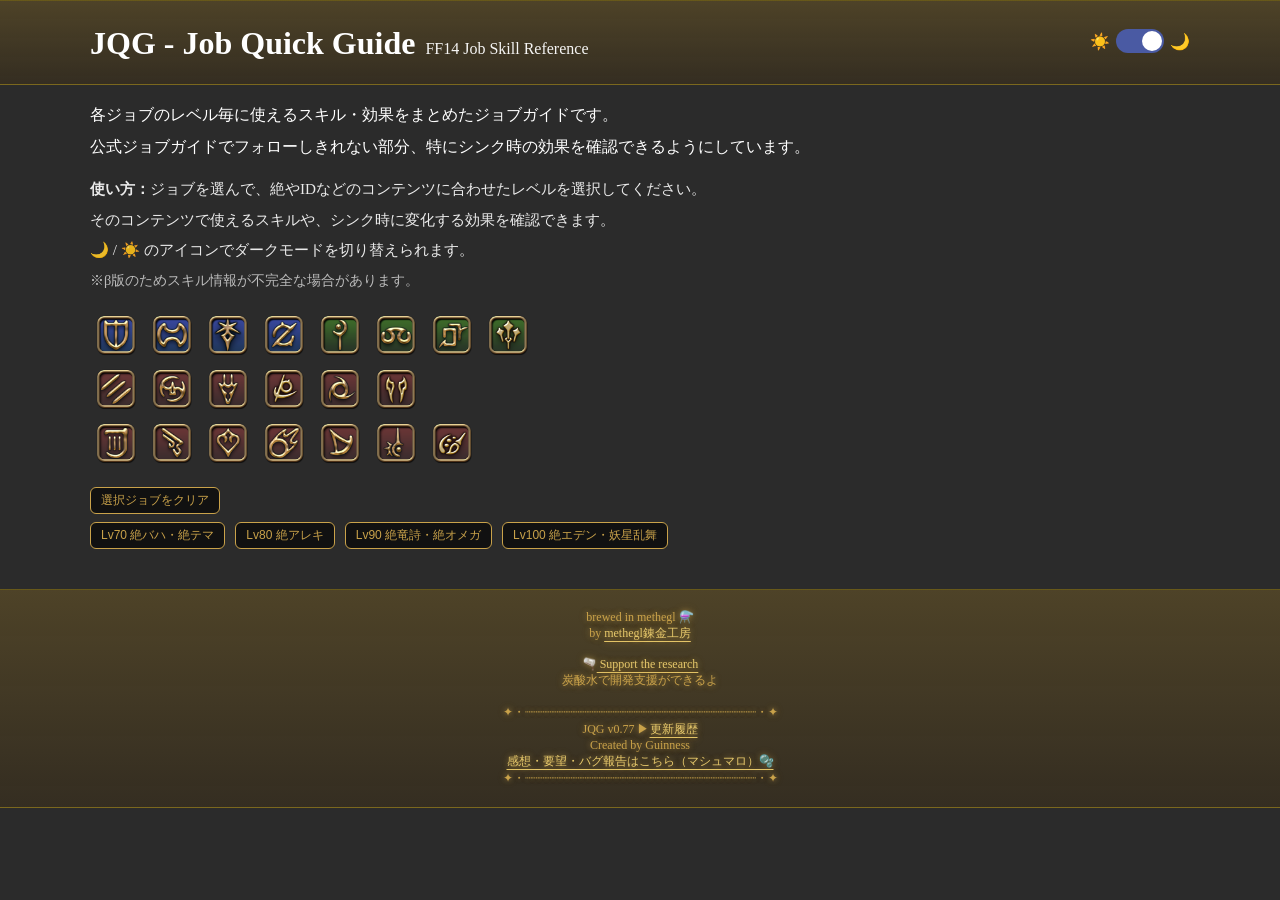
<file: index.html>
<!DOCTYPE html>
<html lang="ja">
    <head>
        <meta charset="utf-8">
         <title>JQG - Job Quick Guide</title>
        <link rel="stylesheet" href="style.css?v=0772">
        <link rel="icon" type="image/png" href="icons/favicon.png">
    </head>
    <body class="dark">
        <header class="site-header">
            <div class="header-inner">
                <div class="site-title-area">
                    <h1 class="site-title">
                        JQG - Job Quick Guide
                        <span class="title-subtitle">FF14 Job Skill Reference</span>
                    </h1>
                </div>

                <div class="theme-switch">
                    <span>☀️</span>
                    <button id="themeToggle" type="button" aria-label="テーマ切り替え"></button>
                    <span>🌙</span>
                </div>
            </div>
        </header>

    <main class="page-container">

        <div class="intro-text">
            <p>各ジョブのレベル毎に使えるスキル・効果をまとめたジョブガイドです。</p>
            <p>公式ジョブガイドでフォローしきれない部分、特にシンク時の効果を確認できるようにしています。</p>
        </div>

        <div class="usage-note">
            <p><strong>使い方：</strong>ジョブを選んで、絶やIDなどのコンテンツに合わせたレベルを選択してください。</p>
            <p>そのコンテンツで使えるスキルや、シンク時に変化する効果を確認できます。</p>
            <p>🌙 / ☀️ のアイコンでダークモードを切り替えられます。</p>
            <p class="beta-note">※β版のためスキル情報が不完全な場合があります。</p>
        </div>

        <!-- ジョブ選択エリア -->
        <div id="jobSelect">

            <!-- 上段　タンク＆ヒーラー -->
            <div class="role-top">
                <!-- TANK -->
                <div class="role-row th">
                    <button class="job" data-role="tank" data-job="PLD" data-name="ナイト"><img src="icons/JOBicon/Paladin.png" alt="ナイト" class="job-icon"></button>
                    <button class="job" data-role="tank" data-job="WAR" data-name="戦士"><img src="icons/JOBicon/Warrior.png" alt="戦士" class="job-icon"></button>
                    <button class="job" data-role="tank" data-job="DRK" data-name="暗黒騎士"><img src="icons/JOBicon/DarkKnight.png" alt="暗黒騎士" class="job-icon"></button>
                    <button class="job" data-role="tank" data-job="GNB" data-name="ガンブレイカー"><img src="icons/JOBicon/Gunbreaker.png" alt="ガンブレイカー" class="job-icon"></button>

                    <button class="job" data-role="healer" data-job="WHM" data-name="白魔道士"><img src="icons/JOBicon/WhiteMage.png" alt="白魔道士" class="job-icon"></button>
                    <button class="job" data-role="healer" data-job="SCH" data-name="学者"><img src="icons/JOBicon/Scholar.png" alt="学者" class="job-icon"></button>
                    <button class="job" data-role="healer" data-job="AST" data-name="占星術師"><img src="icons/JOBicon/Astrologian.png" alt="占星術師" class="job-icon"></button>
                    <button class="job" data-role="healer" data-job="SGE" data-name="賢者"><img src="icons/JOBicon/Sage.png" alt="賢者" class="job-icon"></button>
                </div>
            </div>

            <!-- DPS Melee -->
            <div class="role-row dps">
                <button class="job" data-role="dps" data-job="MNK" data-name="モンク"><img src="icons/JOBicon/Monk.png" alt="モンク" class="job-icon"></button>
                <button class="job" data-role="dps" data-job="SAM" data-name="侍"><img src="icons/JOBicon/Samurai.png" alt="侍" class="job-icon"></button>
                <button class="job" data-role="dps" data-job="DRG" data-name="竜騎士"><img src="icons/JOBicon/Dragoon.png" alt="竜騎士" class="job-icon"></button>
                <button class="job" data-role="dps" data-job="RPR" data-name="リーパー"><img src="icons/JOBicon/Reaper.png" alt="リーパー" class="job-icon"></button>
                <button class="job" data-role="dps" data-job="NIN" data-name="忍者"><img src="icons/JOBicon/Ninja.png" alt="忍者" class="job-icon"></button>
                <button class="job" data-role="dps" data-job="VPR" data-name="ヴァイパー"><img src="icons/JOBicon/Viper.png" alt="ヴァイパー" class="job-icon"></button>
            </div>

            <div class="role-under">
                <!-- DPS Ranged -->
                <div class="role-row dps">
                    <button class="job" data-role="dps" data-job="BRD" data-name="吟遊詩人"><img src="icons/JOBicon/Bard.png" alt="吟遊詩人" class="job-icon"></button>
                    <button class="job" data-role="dps" data-job="MCH" data-name="機工士"><img src="icons/JOBicon/Machinist.png" alt="機工士" class="job-icon"></button>
                    <button class="job" data-role="dps" data-job="DNC" data-name="踊り子"><img src="icons/JOBicon/Dancer.png" alt="踊り子" class="job-icon"></button>
                    
                    <button class="job" data-role="dps" data-job="BLM" data-name="黒魔道士"><img src="icons/JOBicon/BlackMage.png" alt="黒魔道士" class="job-icon"></button>
                    <button class="job" data-role="dps" data-job="SMN" data-name="召喚士"><img src="icons/JOBicon/Summoner.png" alt="召喚士" class="job-icon"></button>
                    <button class="job" data-role="dps" data-job="RDM" data-name="赤魔道士"><img src="icons/JOBicon/RedMage.png" alt="赤魔道士" class="job-icon"></button>
                    <button class="job" data-role="dps" data-job="PCT" data-name="ピクトマンサー"><img src="icons/JOBicon/Pictomancer.png" alt="ピクトマンサー" class="job-icon"></button>
                </div>
            </div>
        </div>

        <div class="job-toolbar">
            <button id="clearJobButton" type="button">選択ジョブをクリア</button>
        </div>

        <!-- 現在選択中ジョブ表示 -->
        <div class="ultimate-buttons">
            <button data-level="70">Lv70 絶バハ・絶テマ</button>
            <button data-level="80">Lv80 絶アレキ</button>
            <button data-level="90">Lv90 絶竜詩・絶オメガ</button>
            <button data-level="100">Lv100 絶エデン・妖星乱舞</button>
        </div>

        <div id="statusBar" hidden>
            <strong id="currentJob"></strong>

            <span class="level-display">
                シンクLv:
                <span id="lvValue">100</span>
            </span>

        <input id="lv" type="hidden" min="1" max="100" value="100">

        <div class="select-wrapper">
            <select id="expansionSelect">
                <option value="leveling_arr">新生レベリングID</option>
                <option value="leveling_hw">蒼天レベリングID</option>
                <option value="leveling_sb">紅蓮レベリングID</option>
                <option value="leveling_shb">漆黒レベリングID</option>
                <option value="leveling_ew">暁月レベリングID</option>
                <option value="leveling_dt">黄金レベリングID</option>

                <option value="high_50">Lv50ID</option>
                <option value="high_60">Lv60ID</option>
                <option value="high_70">Lv70ID</option>
                <option value="high_80">Lv80ID</option>
                <option value="high_90">Lv90ID</option>
                <option value="high_100">Lv100ID</option>
            </select>
        </div>

        <div class="select-wrapper">
            <select id="dungeonSelect"></select>
        </div>

        <div class="filter-row">
            並び替え:
            <div class="select-wrapper">
            <select id="sortSelect">
                <option value="level">習得順</option>
                <option value="recast">リキャスト順</option>
            </select>
            </div>

            <!-- カテゴリ絞り込み -->
             カテゴリ:
             <div class="select-wrapper">
             <select id="categorySelect">
                <option value="all">すべて</option>
                <option value="mitigation">軽減</option>
                <option value="heal">回復</option>
                </select>
            </div>
            バースト:
            <div class="select-wrapper">
                <select id="burstFilter">
                <option value="all">すべて</option>
                <option value="120s">120秒</option>
                <option value="60s">60秒</option>
                <option value="other">その他</option>
            </select>
            </div>
        </div>
        </div>

        <!-- スキル表示エリア -->
         <div id="skillArea" hidden>
            <div id="skillList" ></div>
         </div>

    </main>

        <footer class="alchemy-footer">
        brewed in methegl <span class="alchemy-icon">⚗️</span>
        <br>
        by <a href="https://methegl.github.io/MetheglAlchemyLab/" target="_blank" rel="noopener noreferrer">methegl錬金工房</a>
        <br>
        <br>
        <a href="https://ko-fi.com/methegl" target="_blank" rel="noopener noreferrer">
            <span class="kofi-icon">🫗</span> Support the research
        </a>
        <br>
        炭酸水で開発支援ができるよ<br>
        <br>
            ✦・┈┈┈┈┈┈┈┈┈┈┈┈┈┈┈┈┈┈┈┈┈┈┈┈┈┈┈┈┈┈┈┈┈・✦ <br>
            JQG v0.77 ▶<a class="changelog-link" href="changelog.html">更新履歴</a><br>
            Created by Guinness <br>
            <a href="https://marshmallow-qa.com/okdif1k3k9124ee?t=fE1eFA&utm_medium=url_text&utm_source=promotion" target="_blank" rel="noopener noreferrer">
            感想・要望・バグ報告はこちら（マシュマロ）🫧 </a> <br>
            ✦・┈┈┈┈┈┈┈┈┈┈┈┈┈┈┈┈┈┈┈┈┈┈┈┈┈┈┈┈┈┈┈┈┈・✦

        </footer>

        <script src="app.js"></script>
    </body>

    
</html>
</file>
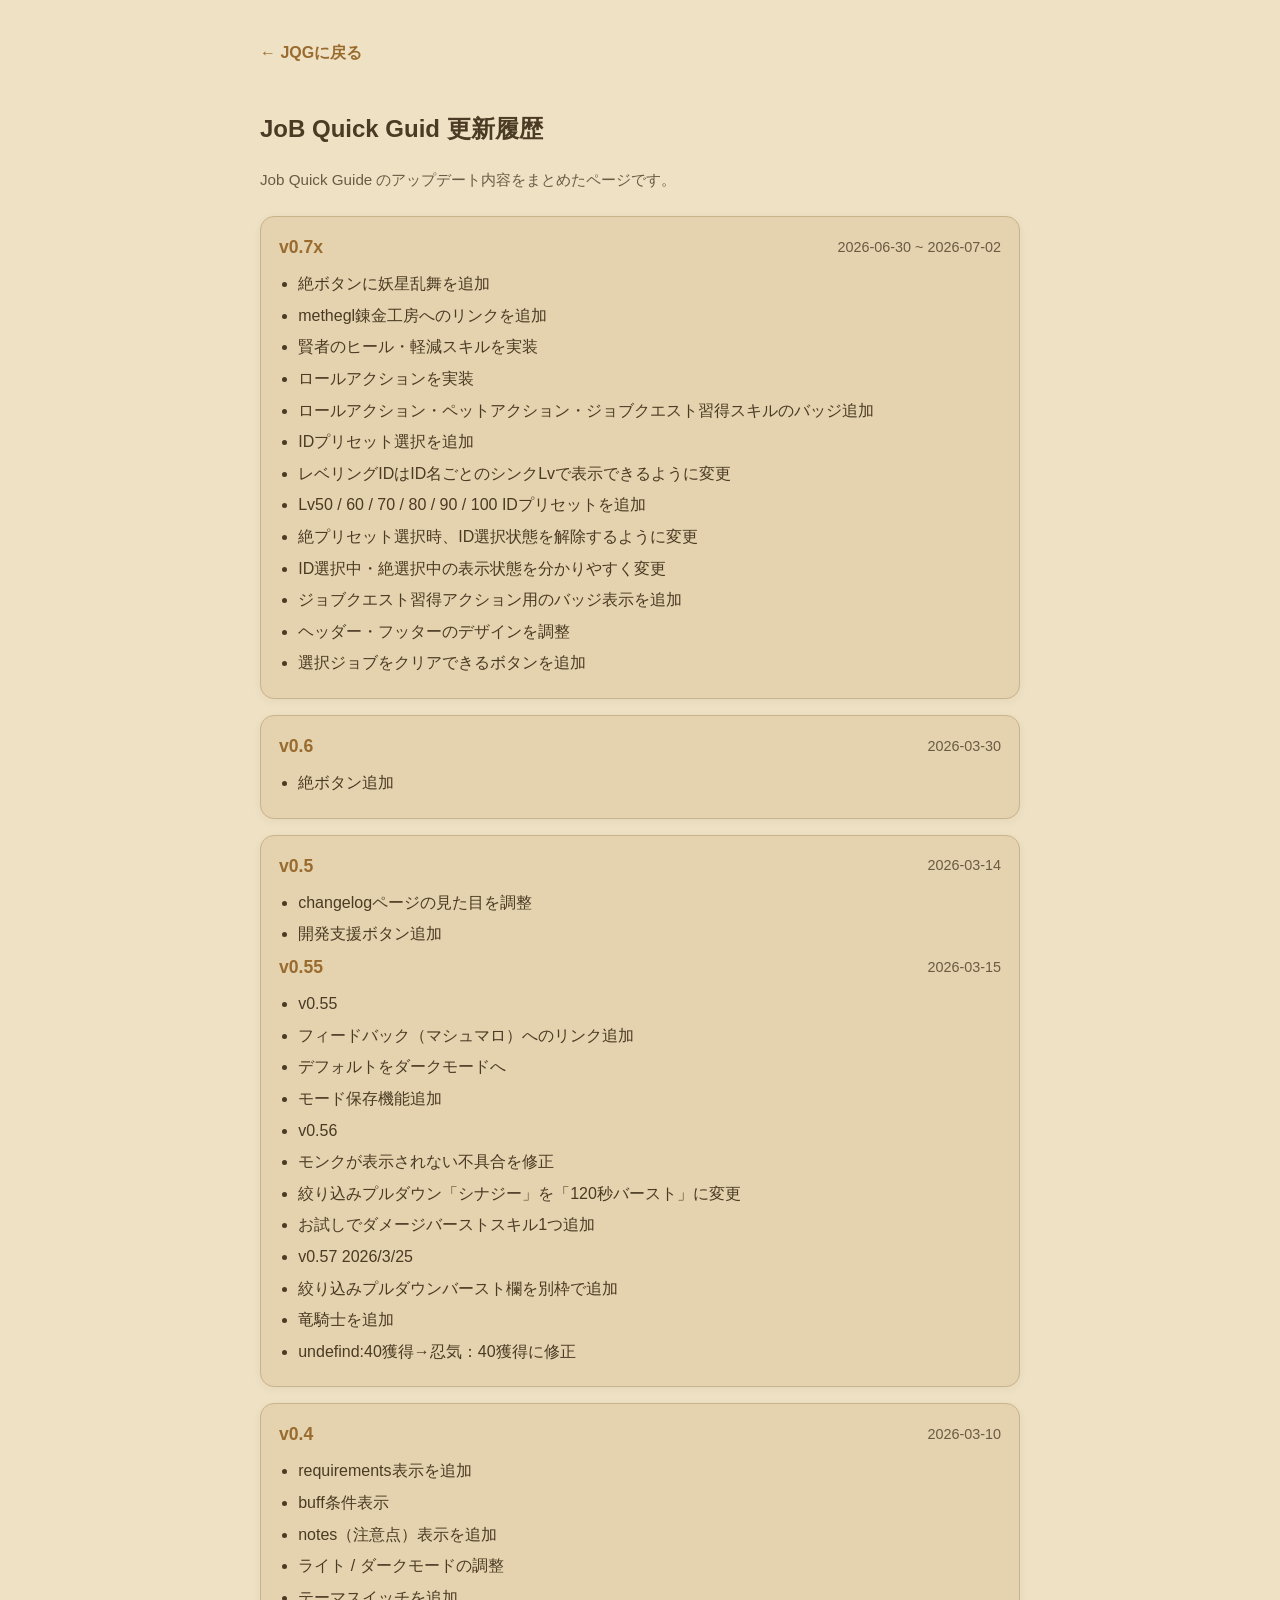
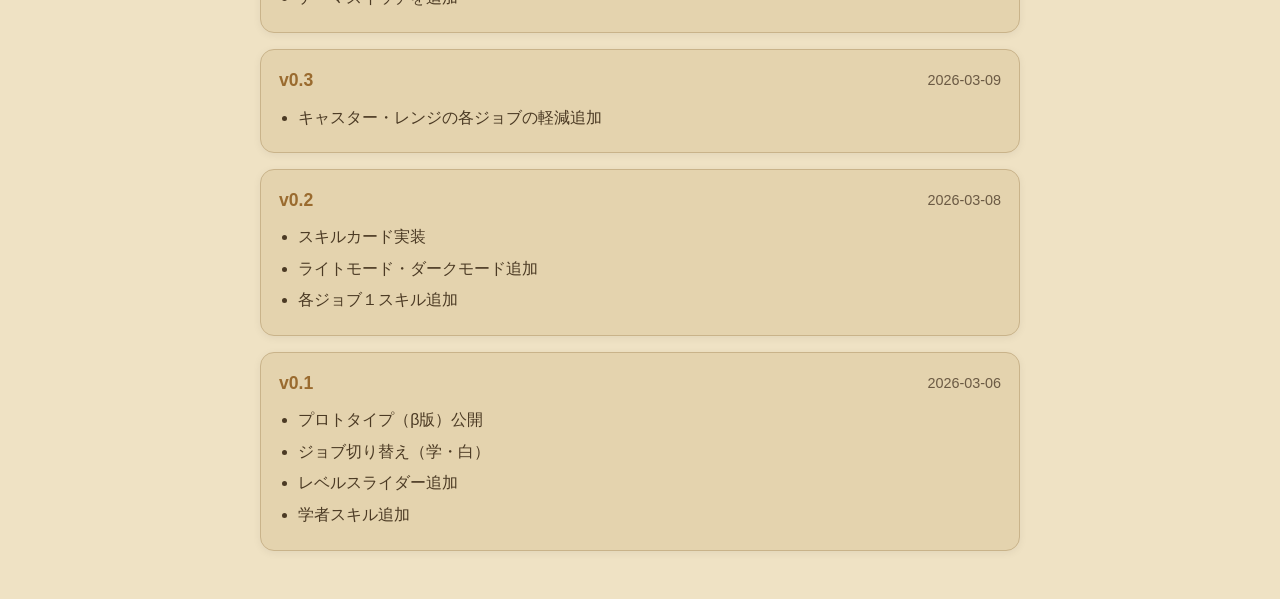
<file: changelog.html>
<!DOCTYPE html>
<html lang = "ja">
    <head>
        <meta charset = "UTF-8">
        <title>JQG 更新履歴</title>
<style>

:root {
  --bg: #efe2c4;
  --card: #e4d3ae;
  --text: #4b3a24;
  --subtext: #6b5a44;
  --accent: #9a6b2f;
  --border: #c9b38a;
}

body.dark {
  --bg: #1f1f24;
  --card: #2b2b31;
  --text: #f2e7d0;
  --subtext: #c8bba3;
  --accent: #ffb347;
  --border: #4a4338;
}

body {
  margin: 0;
  padding: 32px 16px;
  background: var(--bg);
  color: var(--text);
  font-family: sans-serif;
  line-height: 1.6;
}

.container {
  max-width: 760px;
  margin: 0 auto;
}

h1 {
  margin: 0 0 24px;
  font-size: 2rem;
  color: var(--text);
}

.desc {
  margin-bottom: 24px;
  color: var(--subtext);
  font-size: 0.95rem;
}

.version-card {
  background: var(--card);
  border: 1px solid var(--border);
  border-radius: 14px;
  padding: 16px 18px;
  margin-bottom: 16px;
  box-shadow: 0 2px 8px rgba(0, 0, 0, 0.06);
}

.version-head {
  display: flex;
  justify-content: space-between;
  align-items: center;
  gap: 12px;
  margin-bottom: 10px;
  flex-wrap: wrap;
}

.version {
  font-size: 1.1rem;
  font-weight: bold;
  color: var(--accent);
}

.date {
  font-size: 0.9rem;
  color: var(--subtext);
}

ul {
  margin: 0;
  padding-left: 1.2em;
}

li {
  margin: 6px 0;
}

.back-link {
  display: inline-block;
  margin-top: 8px;
  margin-bottom: 24px;
  color: var(--accent);
  text-decoration: none;
  font-weight: bold;
}

.back-link:hover {
  text-decoration: underline;
}
</style>

    </head>
<div class="container">
  <a class="back-link" href="index.html">← JQGに戻る</a>

  <h2>JoB Quick Guid 更新履歴</h2>
  <p class="desc">Job Quick Guide のアップデート内容をまとめたページです。</p>

  <div class="version-card">
    <div class="version-head">
      <div class="version">v0.7x</div>
      <div class="date">2026-06-30 ~ 2026-07-02</div>
    </div>
    <ul>
      <li>絶ボタンに妖星乱舞を追加</li>
      <li>methegl錬金工房へのリンクを追加</li>
      <li>賢者のヒール・軽減スキルを実装</li>
      <li>ロールアクションを実装</li>
      <li>ロールアクション・ペットアクション・ジョブクエスト習得スキルのバッジ追加</li>
      <li>IDプリセット選択を追加</li>
      <li>レベリングIDはID名ごとのシンクLvで表示できるように変更</li>
      <li>Lv50 / 60 / 70 / 80 / 90 / 100 IDプリセットを追加</li>
      <li>絶プリセット選択時、ID選択状態を解除するように変更</li>
      <li>ID選択中・絶選択中の表示状態を分かりやすく変更</li>
      <li>ジョブクエスト習得アクション用のバッジ表示を追加</li>
      <li>ヘッダー・フッターのデザインを調整</li>
      <li>選択ジョブをクリアできるボタンを追加</li>
    </ul>
  </div>
  <div class="version-card">
    <div class="version-head">
      <div class="version">v0.6</div>
      <div class="date">2026-03-30</div>
    </div>
    <ul>
      <li>絶ボタン追加</li>
    </ul>
  </div>

  <div class="version-card">
    <div class="version-head">
      <div class="version">v0.5</div>
      <div class="date">2026-03-14</div>
    </div>
    <ul>
      <li>changelogページの見た目を調整</li>
      <li>開発支援ボタン追加</li>
    </ul>
    <div class="version-head">
      <div class="version">v0.55</div>
      <div class="date">2026-03-15</div>
    </div>
    <ul>
      <li>v0.55</li>
      <li>フィードバック（マシュマロ）へのリンク追加</li>
      <li>デフォルトをダークモードへ</li>
      <li>モード保存機能追加</li>
      <li>v0.56</li>
      <li>モンクが表示されない不具合を修正</li>
      <li>絞り込みプルダウン「シナジー」を「120秒バースト」に変更</li>
      <li>お試しでダメージバーストスキル1つ追加</li>
      <li>v0.57 2026/3/25</li>
      <li>絞り込みプルダウンバースト欄を別枠で追加</li>
      <li>竜騎士を追加</li>
      <li>undefind:40獲得→忍気：40獲得に修正</li>
    </ul>

  </div>

  <div class="version-card">
    <div class="version-head">
      <div class="version">v0.4</div>
      <div class="date">2026-03-10</div>
    </div>
    <ul>
      <li>requirements表示を追加</li>
      <li>buff条件表示</li>
      <li>notes（注意点）表示を追加</li>
      <li>ライト / ダークモードの調整</li>
      <li>テーマスイッチを追加</li>
    </ul>
  </div>

  <div class="version-card">
    <div class="version-head">
      <div class="version">v0.3</div>
      <div class="date">2026-03-09</div>
    </div>
    <ul>
        <li>キャスター・レンジの各ジョブの軽減追加</li>
    </ul>
  </div>
  <div class="version-card">
    <div class="version-head">
        <div class="version">v0.2</div>
        <div class="date">2026-03-08</div>
    </div>
    <ul>
        <li>スキルカード実装</li>
        <li>ライトモード・ダークモード追加</li>
        <li>各ジョブ１スキル追加</li>
    </ul>
    </div>
  <div class="version-card">
    <div class="version-head">
        <div class="version">v0.1</div>
        <div class="date">2026-03-06</div>
    </div>
    <ul>
        <li>プロトタイプ（β版）公開</li>
        <li>ジョブ切り替え（学・白）</li>
        <li>レベルスライダー追加</li>
        <li>学者スキル追加</li>
    </ul>
    </div>

</html>
</file>
<file: style.css>
/* デフォルト（ライトモード） */
:root {
    --bg-main: #f3e6c9;

    --btn-bg: #fbf6ea;
    --btn-border: #d8c6a6;
    --btn-text: #4a3a2a;

    --bg-card: #e8d6b3;

    --text-main: #4a3a2a;
    --text-sub: #6a5741;

    --accent: #d28b00;

    --card-border: #cdb990;

    --tag-bg: #e2cfa7;
    --tag-border: #c8b48a;
    --tag-text: #4a3a2a;

    --icon-bg: #f7eed9;
    --icon-border: #cdb990;
    --body-text: #5a4a36; /* 本文用 */
}

/* ダークモード */
body.dark {
    --bg-main: #2b2b2b;

    --btn-bg: #3a3a3a;
    --btn-border: #505050;
    --btn-text: #ffffff;

    --bg-card: #3a3a3a;

    --text-main: #ffffff;
    --text-sub: #cfcfcf;

    --accent: #4a90e2;

    --card-border: #505050;

    --tag-bg: #2f2f2f;
    --tag-border: #505050;
    --tag-text: #dddddd;

    --icon-bg: #1f1f1f;
    --icon-border: #4a4a4a;
    --body-text: #d6d6d6; /* 本文用 */
}

/* テーマトグル */
.theme-switch{
  display:flex;
  align-items:center;
  gap:6px;
}

#themeToggle{
  position:relative;
  width:48px;
  height:24px;
  border-radius:999px;
  border:none;
  background:#cfc3a6;
  cursor:pointer;
}

#themeToggle::before{
  content:"";
  position:absolute;
  top:2px;
  left:2px;
  width:20px;
  height:20px;
  border-radius:50%;
  background:white;
  transition:transform .2s ease;
}

body.dark #themeToggle{
  background:#4a5aa3;
}

body.dark #themeToggle::before{
  transform:translateX(24px);
}

/* ヘッダー：フッターと同じ全幅帯 */
.site-header {
    width: 100%;
    margin: 0;
    padding: 0;

    background: linear-gradient(
        180deg,
        rgba(210,190,140,0.35),
        rgba(190,170,120,0.25)
    );

    border-top: 1px solid rgba(180,150,90,0.2);
    border-bottom: 1px solid rgba(180,150,90,0.2);
}

/* ヘッダーの中身 */
.header-inner {
    max-width: 1100px;
    margin: 0 auto;
    padding: 24px 24px 22px;
    position: relative;
}

.page-container {
    max-width: 1100px;
    margin: 0 auto;
    padding-left: 24px;
    padding-right: 24px;
}

/* タイトル周り */
.site-title {
    display: flex;
    align-items: baseline;
    gap: 10px;
    margin: 0;
    flex-wrap: wrap;


    padding-right: 120px; /* 右上トグルの逃げ場 */
}

.title-subtitle {
    font-size: 1rem;      /* ← pの時くらい */
    font-weight: 500;
    opacity: 0.95;
    white-space: nowrap;
}

.site-title-area h1 {
    margin: 0;
}

.site-title-area .subtitle {
    margin: 0;
}

/* トグルを右上に固定 */
.site-header .theme-switch {
    position: absolute;
    top: 28px;
    right: 24px;

    display: flex;
    align-items: center;
    gap: 6px;
}

/* ダーク用 */
body.dark .site-header {
    background: linear-gradient(
        180deg,
        rgba(120,95,35,0.45),
        rgba(70,50,15,0.35)
    );

    border-top: 1px solid rgba(255,215,0,0.25);
    border-bottom: 1px solid rgba(255,215,0,0.25);
}

@media (max-width: 600px) {
    .header-inner {
        padding: 18px 12px 18px;
    }

    .site-title {
        font-size: 1.5rem;
        padding-right: 90px;
        gap: 6px;
    }

    .title-subtitle {
        font-size: 0.85rem;
    }

    .site-header .theme-switch {
        top: 22px;
        right: 12px;
        transform: scale(0.95);
    }
}

/* ボディ */

body{
    margin: 0;
    background: var(--bg-main);
    color: var(--text-main);
}

/* ジョブボタン */
.job-icon{
  width: 48px;
  height:48px;
  display:block;
}

.job{
  border:none;
  padding: 2px;
  background:none;
  transition:transform 0.15s;
}

.job:hover{
  transform:scale(1.1);
}
.job:focus{
  outline:none;
}

/* 押すと光る */

.job.active-tank {
  background: #2196f3;   /* 青 */
  color: white;
  border-color: #0f416b;
}

.job.active-healer {
  background: #4caf50;   /* 緑 */
  color: white;
  border-color: #2f5f30;
}

.job.active-dps {
  background: #e98f8f;   /* 赤 */
  color: white;
  border-color: #862a2a;
}

/* クリアボタン */
.job-toolbar {
    margin: 16px 0 8px;
}

#clearJobButton {
    background: #e8d8b5;
    color: #5a3e1b;
    border: 1px solid #b88a3b;
    border-radius: 6px;
    padding: 4px 10px;
    font-size: 12px;
    cursor: pointer;
}

#clearJobButton:hover {
    background: #f2e6c9;
}

body.dark #clearJobButton {
    background: #111;
    color: #c9a24a;
    border: 1px solid #c9a24a;
}

body.dark #clearJobButton:hover {
    box-shadow: 0 0 6px rgba(201,162,74,0.6);
}

/* レベル関連 */
.level-display {
    font-weight: bold;
    margin-right: 8px;
    white-space: nowrap;
}

#statusBar {
    display: flex;
    align-items: center;
    flex-wrap: wrap;
    gap: 8px;
    margin: 10px 0;
}

.filter-row {
    flex-basis: 100%;
    display: flex;
    align-items: center;
    flex-wrap: wrap;
    gap: 8px;
    margin-top: 6px;
    font-size: 0.95rem;
    opacity: 0.95;
}


#statusBar[hidden] {
    display: none;
}

/* レベル */
#lv {
    width:150px;
}

/* 選んだジョブ */
#currentJob {
    font-size: 18px;
    font-weight: bold;
}

/* スキルリスト */
#skillList{
    display: flex;
    flex-direction: column;
    gap: 10px;
    margin-top: 12px;
}

/* カード本体 */
.skill-card{
    background: var(--bg-card);
    border: 1px solid var(--card-border);
    border-radius: 10px;
    color: var(--text-main);
    padding: 12px;
}

/* 上段レイアウト */
.skill-top{
    display: flex;
    align-items: center;
    gap: 10px;
}

.skill-top-right{
    margin-left: auto;
    font-size: 12px;
    color: var(--text-sub);
    opacity:0.9;
}

.skill-right-wrap{
    display: flex;
    gap: 12px;
    align-items: center;
    justify-content: flex-end;
    margin-left: auto;
}

.skill-duration{
    font-size: 14px;
    opacity: 0.9;
}

.time-wrap {
    display: flex;
    align-items: baseline;
    gap: 12px;
    flex-wrap: wrap;
}

.time-item {
    font-size: 14px;
    opacity: 0.85;
}


/* アイコン枠（画像後で） */
.skill-icon{
    width: 44px;
    height: 44px;
    border-radius: 8px;
    background: var(--icon-bg);
    border: 1px solid var(--icon-border);
    flex: 0 0 auto;
}

/* スキル名 */
.skill-name{
    font-size: 18px;
    font-weight: 700;
    line-height: 1.1;
}

/* タグ */
.skill-tags{
    display: flex;
    gap: 6px;
    flex-wrap: wrap;
    margin-top: 6px;
}

.tag{
    font-size: 12px;
    padding: 2px 8px;
    border-radius: 999px;
    background: var(--tag-bg);
    border: 1px solid var(--tag-border);
    color: var(--tag-text);
}

/* 本文 */
.skill-body{
    white-space: pre-line;
    margin-top: 10px;
    color: var(--body-text);
    font-size: 14px;
    line-height: 1.4;
}

.skill-req{
    white-space: pre-line;
    margin-top: 6px;
    color: var(--body-text);
    font-size: 12px;
    line-height: 1.4;
}

/* スキル注意点 */
.skill-notes {
  margin-top: 6px;
  font-size: 0.85rem;
  line-height: 1.4;
  color: #9a4d00;
}

body.dark .skill-notes {
  color: #ffb347;
}

a{
    color:#b48a2f;
}

body.dark a{
    color:#e6c86b;
}

/* フッター */
.alchemy-footer{
    text-align:center;
    font-size:12px;
    color:#b48a2f;
    margin-top:40px;
    padding:20px 0;

    background:linear-gradient(
        180deg,
        rgba(210,190,140,0.35),
        rgba(190,170,120,0.25)
    );

    border-top:1px solid rgba(180,150,90,0.2);
    border-bottom:1px solid rgba(180,150,90,0.2);
}

/* ダークモード */
body.dark .alchemy-footer{
    color: #c9a24a;
    text-shadow:
        0 0 5px rgba(201,162,74,0.5),
        0 0 10px rgba(201,162,74,0.3);

    background: linear-gradient(
        180deg,
        rgba(120,95,35,0.45),
        rgba(70,50,15,0.35)
    );

    border-top: 1px solid rgba(255,215,0,0.25);
    border-bottom: 1px solid rgba(255,215,0,0.25);
}

.alchemy-footer span{
    display:inline-block;
    transition: transform 0.2s;
}

.alchemy-footer:hover{
    text-shadow:
        0 0 6px rgba(201,162,74,0.3),
        0 0 12px rgba(201,162,74,0.15);
}

body.dark .alchemy-footer:hover{
    text-shadow:
        0 0 10px rgba(201,162,74,0.9),
        0 0 20px rgba(201,162,74,0.6);
}

.alchemy-footer span:hover{
    transform: scale(1.2);
}

.alchemy-icon{
    display:inline-block;
    animation: alchemyBubble 3s ease-in-out infinite;
}

@keyframes alchemyBubble{
    0% { transform: translateY(0px); }
    50% { transform: translateY(-3px); }
    100% { transform: translateY(0px); }
}

.kofi-icon{
    display:inline-block;
    transition: transform 0.3s ease;
}

.kofi-icon:hover{
    transform: rotate(-35deg) translateY(-3px) scale(1.1);
}

.alchemy-footer a{
  color: #c9a24a;
  text-decoration: underline;
  text-underline-offset: 4px;
}

.alchemy-footer a:hover{
  text-shadow: 0 0 8px rgba(255,215,120,0.8);
}

/* フィードバック系
.feedback{
    text-align: center;
    font-size: 12px;
    color:#c9a24a;
    margin-top: 40px;
    padding: 20px 0;
    opacity:0.8;
}

.feedback a{
    text-align: center;
    font-size: 12px;
    color:#c9a24a;
    margin-top: 40px;
    padding: 20px 0;
    opacity:0.8;
    text-decoration:underline;
}

.feedback a:hover{
  opacity:0.7;
}

.feedback{
    margin-top:40px;
    padding:20px 0;

    background: rgba(120, 95, 35, 0.35);

    border-top:1px solid rgba(255,215,0,0.4);
    border-bottom:1px solid rgba(255,215,0,0.4);

    text-align:center;
}
*/

select {
    background: #e8d8b5;          /* 紙っぽい色 */
    color: #5a3e1b;               /* 濃い茶（文字） */
    border: 1px solid #b88a3b;    /* 真鍮枠 */

    padding: 6px 28px 6px 10px;
    border-radius: 8px;
    font-size: 14px;

    appearance: none;
    -webkit-appearance: none;
    -moz-appearance: none;

    cursor: pointer;

    box-shadow:
        0 1px 2px rgba(0,0,0,0.15),
        inset 0 1px 2px rgba(255,255,255,0.2);
}

.select-wrapper {
    position: relative;
    display: inline-block;
}

.select-wrapper::after {
    content: "▼";
    position: absolute;
    right: 10px;
    top: 50%;
    transform: translateY(-50%);
    color: #b88a3b; /* 真鍮 */
    pointer-events: none;
    font-size: 10px;
}

select:hover {
    background: #f2e6c9; /* 少し明るく */
    box-shadow:
        0 0 5px rgba(184,138,59,0.5),
        inset 0 0 5px rgba(184,138,59,0.25);
}

select:focus {
    outline: none;
    box-shadow:
        0 0 6px rgba(184,138,59,0.7),
        inset 0 0 6px rgba(184,138,59,0.3);
}

/* ダーク用 */
body.dark select {
    background: #111;
    color: #c9a24a;
    border: 1px solid #c9a24a;

    box-shadow:
        0 0 5px rgba(201,162,74,0.3),
        inset 0 0 5px rgba(201,162,74,0.2);
}

body.dark .select-wrapper::after {
    color: #c9a24a;
}

body.dark select:hover {
    box-shadow:
        0 0 8px rgba(201,162,74,0.6),
        inset 0 0 8px rgba(201,162,74,0.3);
}

/* 絶ボタン */
.ultimate-buttons {
    margin-bottom: 10px;
}

/*　押すと光る　*/
.ultimate-buttons button.active {
    background: #b88a3b;
    color: #fff;
    box-shadow:
        0 0 6px rgba(184,138,59,0.6),
        inset 0 0 4px rgba(255,255,255,0.25);
}

body.dark .ultimate-buttons button.active {
    background: #c9a24a;
    color: #111;
    box-shadow:
        0 0 8px rgba(201,162,74,0.8),
        inset 0 0 6px rgba(255,255,255,0.25);
}

.ultimate-buttons button {
    background: #e8d8b5;
    color: #5a3e1b;
    border: 1px solid #b88a3b;
    border-radius: 6px;
    padding: 4px 10px;
    margin-right: 6px;
    font-size: 12px;
    cursor: pointer;
}

.ultimate-buttons button:hover {
    background: #f2e6c9;
}

.ultimate-buttons button.active {
    background: #b88a3b;
    color: #fff;
}

/* ダーク */
body.dark .ultimate-buttons button {
    background: #111;
    color: #c9a24a;
    border: 1px solid #c9a24a;
}

body.dark .ultimate-buttons button:hover {
    box-shadow: 0 0 6px rgba(201,162,74,0.6);
}

/* ID選択中の光 */
/* ID選択中：ライト */
.select-wrapper.active-id select {
    background: #f2e6c9;
    color: #5a3e1b;
    border: 2px solid #d28b00;

    box-shadow:
        0 0 8px rgba(210, 139, 0, 0.65),
        inset 0 0 6px rgba(210, 139, 0, 0.18);
}

/* ID選択中：ライトの▼ */
.select-wrapper.active-id::after {
    color: #8a5a00;
    font-weight: bold;
}

/* ID選択中：ダーク */
body.dark .select-wrapper.active-id select {
    background: #111;
    color: #ffd56a;
    border: 2px solid #c9a24a;

    box-shadow:
        0 0 10px rgba(201, 162, 74, 0.85),
        inset 0 0 8px rgba(201, 162, 74, 0.25);
}

/* ID選択中：ダークの▼ */
body.dark .select-wrapper.active-id::after {
    color: #ffd56a;
    font-weight: bold;
}

/* カードタイプ */
.skill-card.role-action-card {
    border-left: 4px solid #4f7cff;
    background: linear-gradient(
        135deg,
        rgba(79, 124, 255, 0.13),
        rgba(255, 255, 255, 0.04)
    );
}

/* バッジ */
.role-badge {
    display: inline-block;
    font-size: 0.7rem;
    font-weight: 700;
    letter-spacing: 0.08em;
    padding: 2px 7px;
    border-radius: 999px;
    background: rgba(79, 124, 255, 0.18);
    border: 1px solid rgba(79, 124, 255, 0.65);
    color: #315fd6;
    margin-bottom: 4px;
}

.skill-card.type-player {
    border-left: 4px solid rgba(190, 160, 95, 0.65);
}

.skill-card.type-role {
    border-left: 4px solid #4f7cff;
    background: linear-gradient(
        135deg,
        rgba(79, 124, 255, 0.13),
        rgba(255, 255, 255, 0.04)
    );
}

.skill-card.type-pet {
    border-left: 4px solid #8b6cff;
    background: linear-gradient(
        135deg,
        rgba(139, 108, 255, 0.12),
        rgba(255, 255, 255, 0.04)
    );
}

.type-badge {
    display: inline-block;
    font-size: 0.7rem;
    font-weight: 700;
    letter-spacing: 0.08em;
    padding: 2px 7px;
    border-radius: 999px;
    margin-bottom: 4px;
}

.type-badge-role {
    background: rgba(79, 124, 255, 0.18);
    border: 1px solid rgba(79, 124, 255, 0.65);
    color: #315fd6;
}

.type-badge-pet {
    background: rgba(139, 108, 255, 0.18);
    border: 1px solid rgba(139, 108, 255, 0.65);
    color: #5b3bd6;
}

body.dark .skill-card.role-action-card {
    border-left: 4px solid #7aa7ff;
    background: linear-gradient(
        135deg,
        rgba(122, 167, 255, 0.10),
        rgba(255, 255, 255, 0.03)
    );
}

body.dark .role-badge {
    background: rgba(122, 167, 255, 0.18);
    border: 1px solid rgba(122, 167, 255, 0.5);
    color: #9dbdff;
}

body.dark .skill-card.type-player {
    border-left: 4px solid rgba(220, 190, 120, 0.75);
}

body.dark .skill-card.type-role {
    border-left: 4px solid #7aa7ff;
    background: linear-gradient(
        135deg,
        rgba(122, 167, 255, 0.10),
        rgba(255, 255, 255, 0.03)
    );
}

body.dark .skill-card.type-pet {
    border-left: 4px solid #aa8cff;
    background: linear-gradient(
        135deg,
        rgba(170, 140, 255, 0.10),
        rgba(255, 255, 255, 0.03)
    );
}

body.dark .type-badge-role {
    background: rgba(122, 167, 255, 0.18);
    border: 1px solid rgba(122, 167, 255, 0.5);
    color: #9dbdff;
}

body.dark .type-badge-pet {
    background: rgba(170, 140, 255, 0.18);
    border: 1px solid rgba(170, 140, 255, 0.5);
    color: #c8b6ff;
}

/* ジョブクエ系 */
.skill-badge-row {
    display: flex;
    align-items: center;
    gap: 6px;
    flex-wrap: wrap;
    margin-bottom: 4px;
}

.learn-badge {
    display: inline-block;
    font-size: 0.7rem;
    font-weight: 700;
    letter-spacing: 0.06em;
    padding: 2px 7px;
    border-radius: 999px;
}

.learn-badge-jobquest {
    background: rgba(210, 139, 0, 0.14);
    border: 1px solid rgba(210, 139, 0, 0.45);
    color: #8a5a00;
}

body.dark .learn-badge-jobquest {
    background: rgba(201, 162, 74, 0.14);
    border: 1px solid rgba(201, 162, 74, 0.5);
    color: #ffd56a;
}

/* かり  */
.intro-text,
.usage-note {
    margin: 1rem 0;
    max-width: none;
    line-height: 1.7;
}

.intro-text p,
.usage-note p {
    margin: 0.3rem 0;
}

.usage-note {
    font-size: 0.95rem;
    opacity: 0.9;
}

.beta-note {
    font-size: 0.9rem;
    opacity: 0.75;
}

.select-wrapper[hidden] {
    display: none !important;
}
</file>
